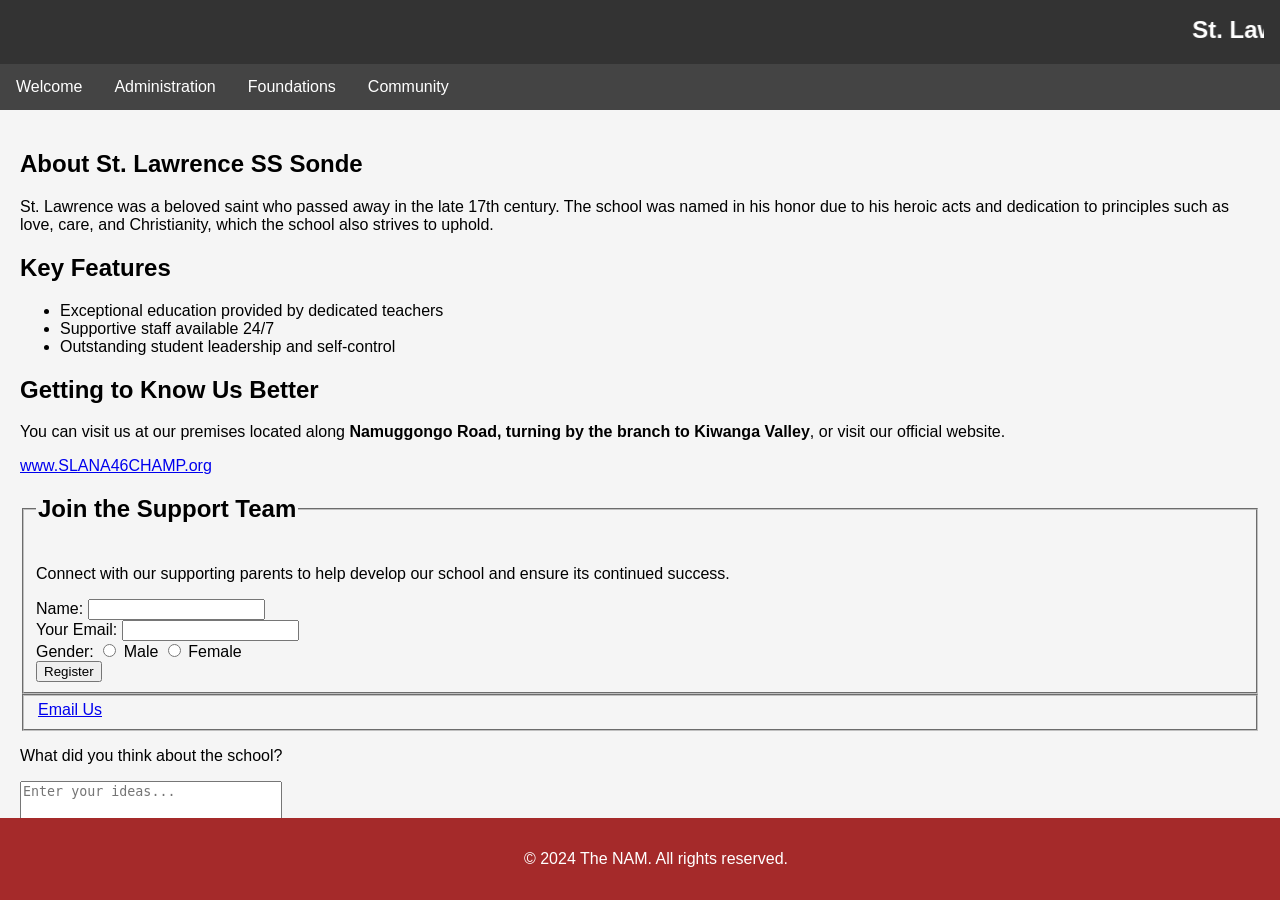
<file: index.HTML>
<!DOCTYPE html>
<html lang="en">

<head>
    <meta charset="UTF-8">
    <meta name="viewport" content="width=device-width, initial-scale=1.0">
    <title>St. Lawrence SS Sonde Nammugongo</title>
    <style>
        body {
            font-family: Arial, sans-serif;
            margin: 0;
            padding: 0;
            background-color: #f5f5f5;
        }

        header {
            background-color: #333;
            color: white;
            text-align: center;
            padding: 1em;
        }

        nav {
            background-color: #444;
            overflow: hidden;
        }

        nav a {
            float: left;
            display: block;
            color: white;
            text-align: center;
            padding: 14px 16px;
            text-decoration: none;
        }

        nav a:hover {
            background-color: #ddd;
            color: black;
        }

        main {
            padding: 20px;
        }

        footer {
            background-color: brown;
            color: white;
            text-align: center;
            padding: 1em;
            position: fixed;
            bottom: 0;
            width: 100%;
        }

        marquee {
            font-size: 1.5em;
            font-weight: bold;
            color: white;
        }
    </style>
</head>

<body>

    <header>
        <marquee>St. Lawrence SS Sonde Nammugongo</marquee>
    </header>

    <nav>
        <a href="welcome.html">Welcome</a>
        <a href="home/Administration.html">Administration</a>
        <a href="home/Foundations.html">Foundations</a>
        <a href="home/Community.html">Community</a>
    </nav>

    <main>
        <section id="home">
            <h2>About St. Lawrence SS Sonde</h2>
            <p>St. Lawrence was a beloved saint who passed away in the late 17th century. The school was named in his honor due to his heroic acts and dedication to principles such as love, care, and Christianity, which the school also strives to uphold.</p>
        </section>

        <section id="features">
            <h2>Key Features</h2>
            <ul>
                <li>Exceptional education provided by dedicated teachers</li>
                <li>Supportive staff available 24/7</li>
                <li>Outstanding student leadership and self-control</li>
            </ul>
        </section>

        <section id="visit">
            <h2>Getting to Know Us Better</h2>
            <p>You can visit us at our premises located along <strong>Namuggongo Road, turning by the branch to Kiwanga Valley</strong>, or visit our official website.</p>
            <a href="https://www.SLANA46CHAMP.org/home/" target="_blank">www.SLANA46CHAMP.org</a>
        </section>

        <section id="administration">
            <fieldset>
                <legend><h2>Join the Support Team</h2></legend>
                <p>Connect with our supporting parents to help develop our school and ensure its continued success.</p>
                <form action="post.php" method="post">
                    <div>
                        <label for="name">Name:</label>
                        <input type="text" id="name" name="name" required />
                    </div>
                    <div>
                        <label for="email">Your Email:</label>
                        <input type="email" id="email" name="email" required />
                    </div>
                    <div>
                        <span>Gender:</span>
                        <input type="radio" name="gender" id="male" value="M" />
                        <label for="male">Male</label>
                        <input type="radio" name="gender" id="female" value="F" />
                        <label for="female">Female</label>
                    </div>
                    <div>
                        <input type="submit" value="Register" />
                    </div>
                </form>
            </fieldset>
            <fieldset>
                <a href="mailto:Kingstonbrany@gmail.com"><legend>Email Us</legend></a>
            </fieldset>
        </section>

        <section id="feedback">
            <form action="http://www.SLANA46CHAMP.org/comments.php">
                <p>What did you think about the school?</p>
                <textarea name="comments" cols="30" rows="4" placeholder="Enter your ideas..."></textarea>
                <div>
                    <input type="submit" value="Submit Feedback" />
                </div>
            </form>
        </section>
    </main>

    <footer>
        <p>&copy; 2024 The NAM. All rights reserved.</p>
    </footer>

</body>

</html>
</file>
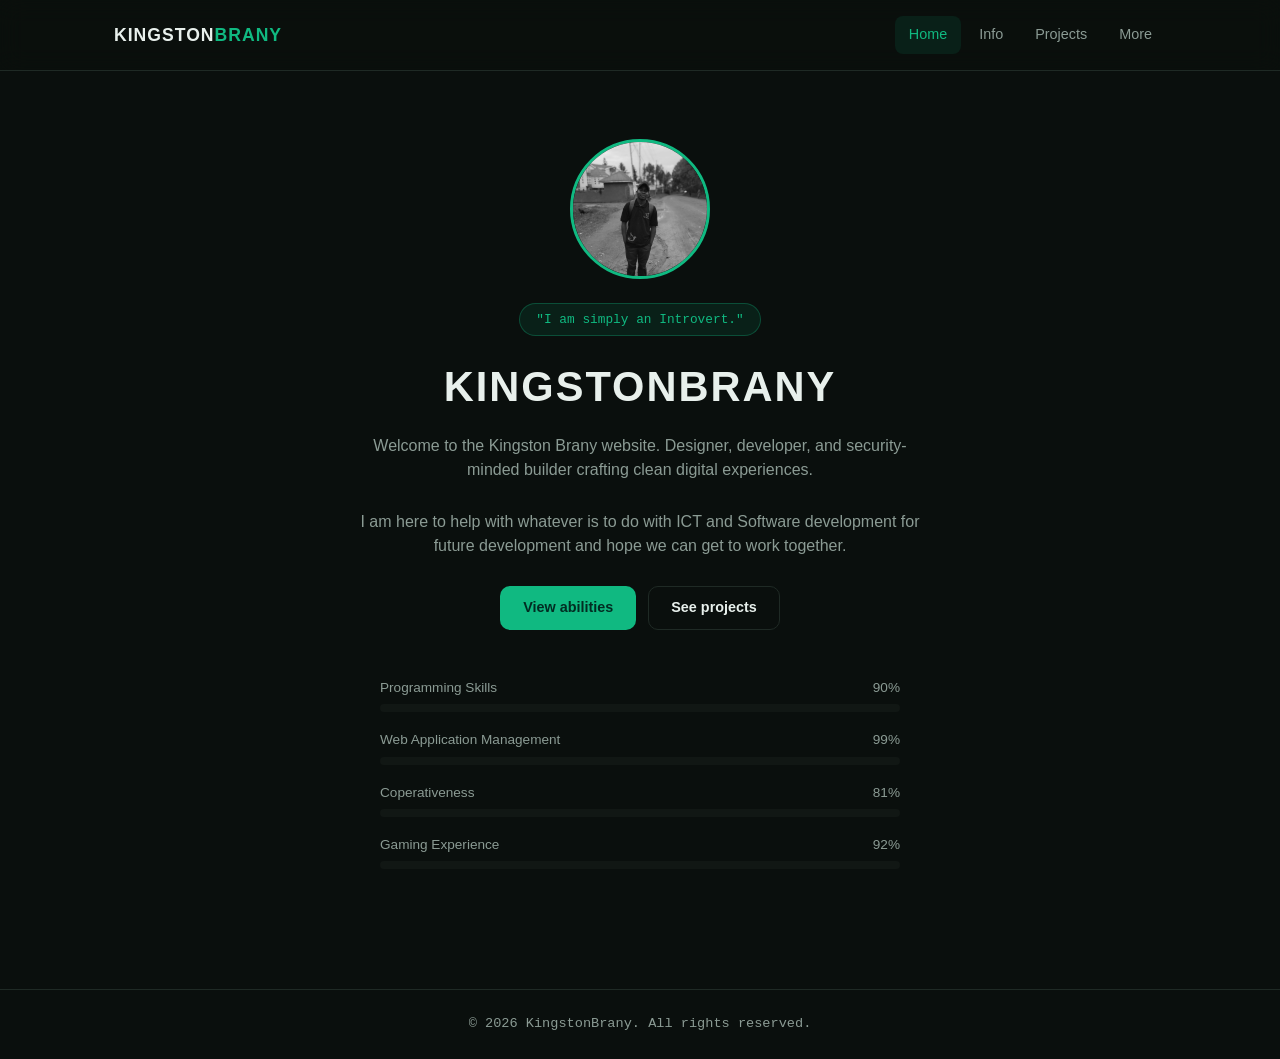
<file: index.html>
<!DOCTYPE html>
<html lang="en">
<head>
  <meta charset="UTF-8" />
  <meta name="viewport" content="width=device-width, initial-scale=1.0" />
  <title>Kingston Brany - Web Developer & Programmer | Portfolio</title>
  <link rel="stylesheet" href="css/style.css" />
  <link rel="icon" type="image/jpg" href="./ig2.jpg">
  
  <!-- SEO Meta Tags -->
  <meta name="description" content="Kingston Brany is an aspiring computer programmer and web application designer. Experienced in HTML, CSS, JavaScript, SQL programming, cybersecurity, and web design. View projects and abilities.">
  <meta name="keywords" content="Kingston Brany, web developer, programmer, web designer, HTML, CSS, JavaScript, SQL, cybersecurity, portfolio, kingstonbrany">
  <meta name="author" content="Kingston Brany">
  <meta name="robots" content="index, follow">
  <meta name="language" content="English">
  
  <!-- Open Graph Tags (Social Media) -->
  <meta property="og:title" content="Kingston Brany - Web Developer & Programmer">
  <meta property="og:description" content="Portfolio of Kingston Brany, a web developer and programmer specializing in web applications and cybersecurity.">
  <meta property="og:type" content="website">
  <meta property="og:url" content="https://kingstonbrany.site/">
  <meta property="og:image" content="https://kingstonbrany.site/img2.jpg">
  
  <!-- Twitter Tags -->
  <meta name="twitter:card" content="summary_large_image">
  <meta name="twitter:title" content="Kingston Brany - Web Developer">
  <meta name="twitter:description" content="Explore my portfolio and projects">
  <meta name="twitter:image" content="https://kingstonbrany.site/img2.jpg">
  
  <!-- Canonical URL -->
  <link rel="canonical" href="https://kingstonbrany.site/">
  
  <!-- JSON-LD Structured Data -->
  <script type="application/ld+json">
  {
    "@context": "https://schema.org/",
    "@type": "Person",
    "name": "Kingston Brany",
    "url": "https://kingstonbrany.site/",
    "image": "https://kingstonbrany.site/img2.jpg",
    "description": "Web Developer and Programmer",
    "jobTitle": "Computer Programmer",
    "worksFor": {
      "@type": "Organization",
      "name": "Self-Employed"
    }
  }
  </script>
</head>
<body>

  <!-- Navigation (hardcoded so it always shows, even if JS fails) -->
  <nav class="nav">
    <div class="nav-inner">
      <a href="login.html" class="brand">KINGSTON<span>BRANY</span></a>
      <div class="nav-links">
        <a href="index.html" class="nav-link" data-page="index">Home</a>
        <a href="info.html" class="nav-link" data-page="info">Info</a>
        <a href="projects.html" class="nav-link" data-page="projects">Projects</a>
        <a href="more.html" class="nav-link" data-page="more">More</a>
        <a href="admin.html" class="nav-link admin-link" data-page="admin" hidden>Admin</a>
      </div>
    </div>
  </nav>

  <main class="page">
    <div class="hero">
      <div class="profile-frame" id="profile-frame">
        <img src='./img2.jpg' id="profile-pic-img" alt="Kingston Brany" />
        <div class="profile-placeholder" id="profile-placeholder">
          <span>&#128247;</span>
          <small>Photo appears once set in Admin</small>
        </div>
      </div>
      <span class="hero-badge">"I am simply an Introvert."</span>
      <h1>KINGSTONBRANY</h1>
      <p class="tagline">Welcome to the Kingston Brany website. Designer, developer, and security-minded builder crafting clean digital experiences.</p>
      <p class="tagline">I am here to help with whatever is to do with ICT and Software development for future development and hope we can get to work together.</p>
      <p></p>

      <div class="cta">
        <a href="info.html" class="btn btn-primary">View abilities</a>
        <a href="projects.html" class="btn btn-ghost">See projects</a>
      </div>
      <div class="stats-block">
        <div class="stat-row">
          <div class="stat-label"><span>Programming Skills</span><span>90%</span></div>
          <div class="stat-bar"><div class="stat-fill" data-target="90"></div></div>
        </div>
        <div class="stat-row">
          <div class="stat-label"><span>Web Application Management</span><span>99%</span></div>
          <div class="stat-bar"><div class="stat-fill" data-target="99"></div></div>
        </div>
        <div class="stat-row">
          <div class="stat-label"><span>Coperativeness</span><span>81%</span></div>
          <div class="stat-bar"><div class="stat-fill" data-target="81"></div></div>
        </div>
        <div class="stat-row">
          <div class="stat-label"><span>Gaming Experience</span><span>92%</span></div>
          <div class="stat-bar"><div class="stat-fill" data-target="92"></div></div>
        </div>
      </div>
    </div>
  </main>

  <!-- Footer (hardcoded too) -->
  <footer class="footer">
    <p>&copy; <span id="year"></span> KingstonBrany. All rights reserved.</p>
  </footer>

  <!-- Supabase library from CDN -->

  <!-- Shared helpers (auth, nav highlighting) -->
  <script src="js/config.js"></script>
  <!-- Home page logic -->
  <script src="js/home.js"></script>
</body>
</html>
</file>
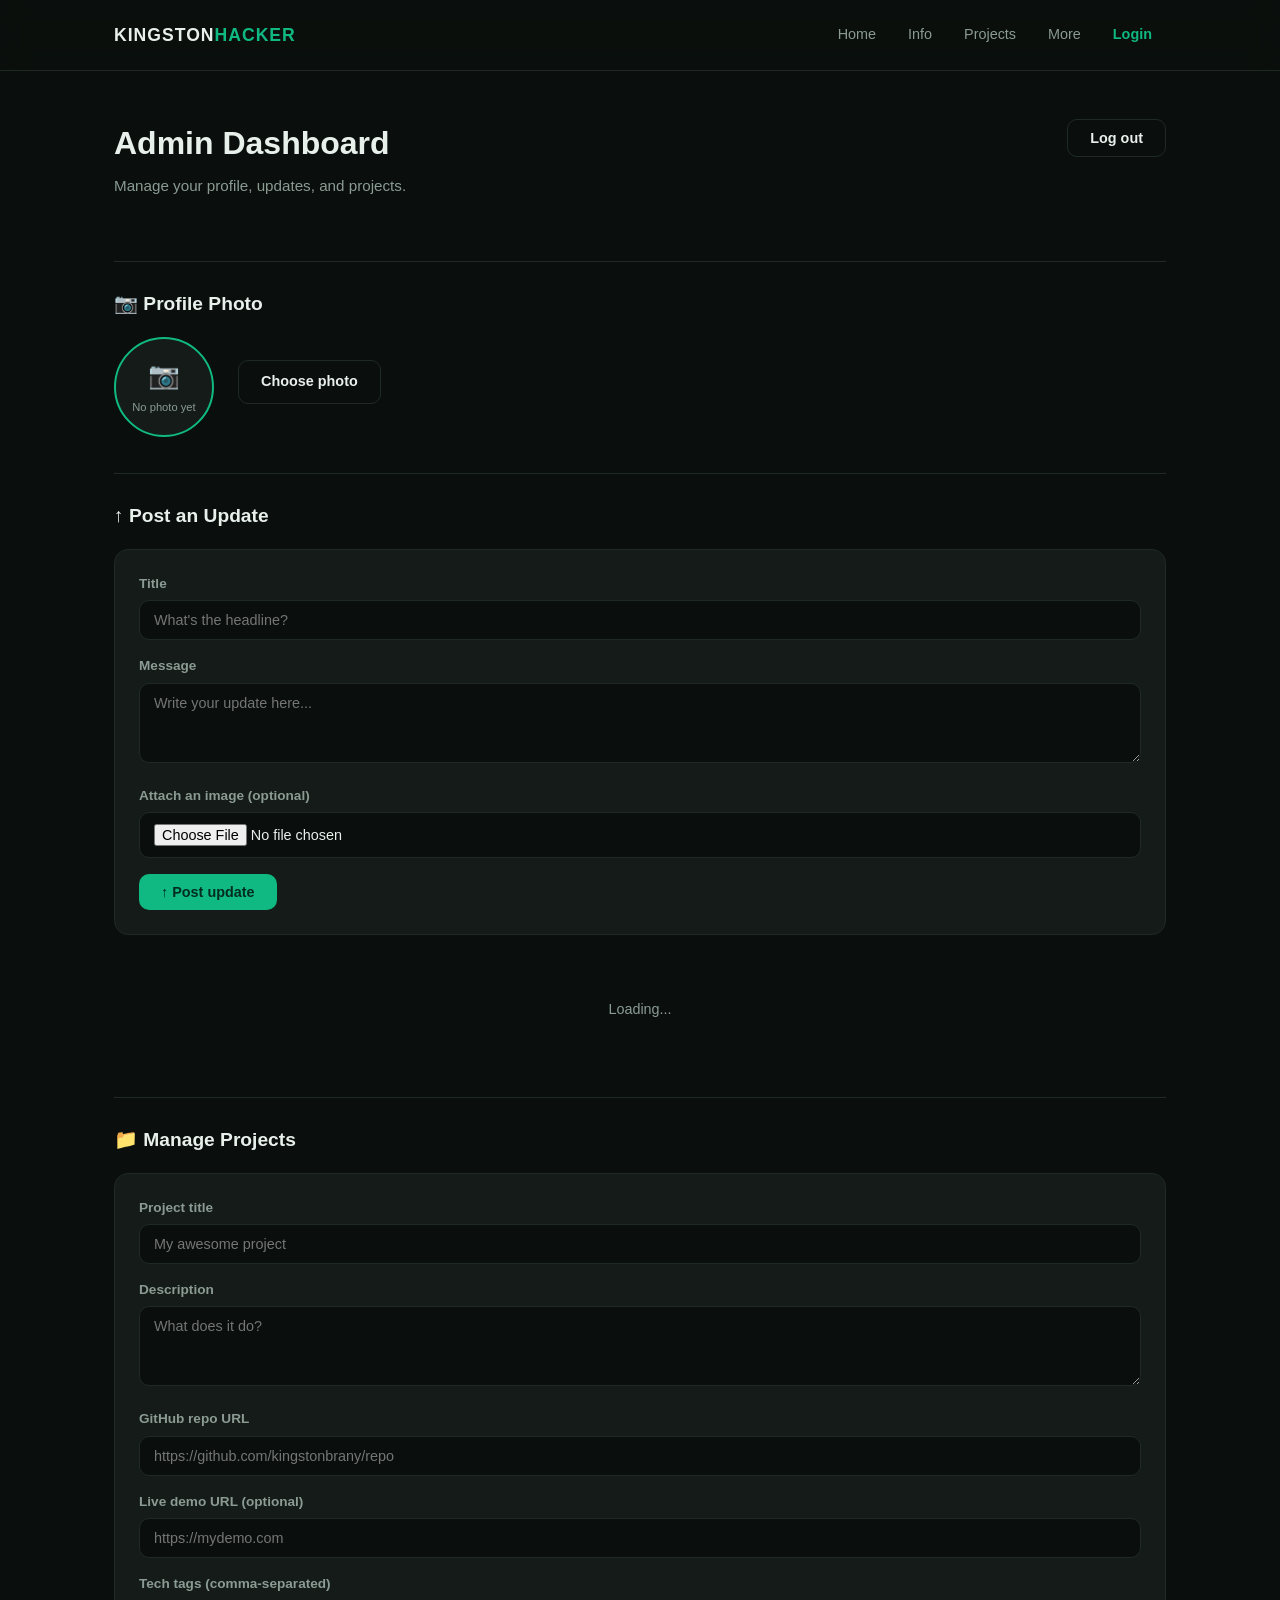
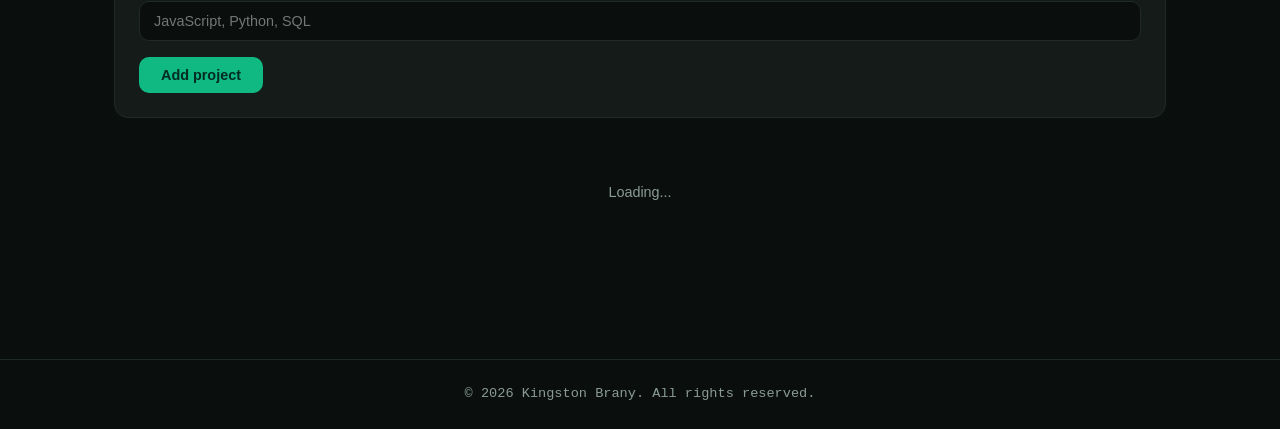
<file: admin.html>
<!DOCTYPE html>
<html lang="en">
<head>
  <meta charset="UTF-8" />
  <meta name="viewport" content="width=device-width, initial-scale=1.0" />
  <title>Kingston Hacker — Admin</title>
  <link rel="icon" type="image/jpg" href="./images/hacker.jpg">
  <link rel="stylesheet" href="css/style.css" />
</head>
<body>

  <nav class="nav">
    <div class="nav-inner">
      <a href="index.html" class="brand">KINGSTON<span>HACKER</span></a>
      <div class="nav-links">
        <a href="index.html" class="nav-link" data-page="index">Home</a>
        <a href="info.html" class="nav-link" data-page="info">Info</a>
        <a href="projects.html" class="nav-link" data-page="projects">Projects</a>
        <a href="more.html" class="nav-link" data-page="more">More</a>
        <a href="admin.html" class="nav-link admin-link" data-page="admin" hidden>Admin</a>
        <a href="login.html" class="nav-link login-link" data-page="login">Login</a>
      </div>
    </div>
  </nav>

  <main class="page">
    <div class="admin-header">
      <div>
        <h1 class="page-title">Admin Dashboard</h1>
        <p class="page-sub">Manage your profile, updates, and projects.</p>
      </div>
      <button class="btn btn-ghost" id="logout-btn">Log out</button>
    </div>

    <!-- Profile photo section -->
    <div class="admin-section">
      <h2 class="admin-section-title">&#128247; Profile Photo</h2>
      <div class="admin-profile-row">
        <div class="profile-frame profile-frame-sm" id="admin-profile-frame">
          <img id="admin-profile-img" alt="Profile" style="display:none;" />
          <div class="profile-placeholder" id="admin-profile-placeholder">
            <span>&#128247;</span>
            <small>No photo yet</small>
          </div>
        </div>
        <div class="admin-profile-controls">
          <label class="btn btn-ghost" for="admin-profile-file">Choose photo</label>
          <input id="admin-profile-file" type="file" accept="image/png,image/jpeg,image/webp" hidden />
          <span class="upload-msg" id="admin-profile-msg"></span>
        </div>
      </div>
    </div>

    <!-- Post an update section -->
    <div class="admin-section">
      <h2 class="admin-section-title">&#8593; Post an Update</h2>
      <div class="upload-card">
        <div class="field">
          <label for="up-title">Title</label>
          <input id="up-title" type="text" placeholder="What's the headline?" maxlength="120" />
        </div>
        <div class="field">
          <label for="up-body">Message</label>
          <textarea id="up-body" placeholder="Write your update here..." maxlength="1000"></textarea>
        </div>
        <div class="field">
          <label for="up-image">Attach an image (optional)</label>
          <input id="up-image" type="file" accept="image/png,image/jpeg,image/webp,image/gif" class="file-input" />
          <div class="image-preview" id="up-preview" hidden>
            <img id="up-preview-img" alt="Preview" />
            <button class="remove-img" id="up-remove-img" type="button">Remove</button>
          </div>
        </div>
        <div class="upload-actions">
          <button class="btn-upload" id="up-submit">&#8593; Post update</button>
          <span class="upload-msg" id="up-msg"></span>
        </div>
      </div>
      <div class="feed" id="feed">
        <div class="feed-loading">Loading...</div>
      </div>
    </div>

    <!-- Manage projects section -->
    <div class="admin-section">
      <h2 class="admin-section-title">&#128193; Manage Projects</h2>
      <div class="upload-card">
        <div class="field">
          <label for="proj-title">Project title</label>
          <input id="proj-title" type="text" placeholder="My awesome project" maxlength="120" />
        </div>
        <div class="field">
          <label for="proj-desc">Description</label>
          <textarea id="proj-desc" placeholder="What does it do?" maxlength="500"></textarea>
        </div>
        <div class="field">
          <label for="proj-repo">GitHub repo URL</label>
          <input id="proj-repo" type="url" placeholder="https://github.com/kingstonbrany/repo" />
        </div>
        <div class="field">
          <label for="proj-demo">Live demo URL (optional)</label>
          <input id="proj-demo" type="url" placeholder="https://mydemo.com" />
        </div>
        <div class="field">
          <label for="proj-tags">Tech tags (comma-separated)</label>
          <input id="proj-tags" type="text" placeholder="JavaScript, Python, SQL" />
        </div>
        <div class="upload-actions">
          <button class="btn-upload" id="proj-submit">Add project</button>
          <span class="upload-msg" id="proj-msg"></span>
        </div>
      </div>
      <div class="feed" id="projects-admin-list">
        <div class="feed-loading">Loading...</div>
      </div>
    </div>
  </main>

  <footer class="footer">
    <p>&copy; <span id="year"></span> Kingston Brany. All rights reserved.</p>
  </footer>


  <script src="js/config.js"></script>
  <script src="js/admin.js"></script>
</body>
</html>
</file>
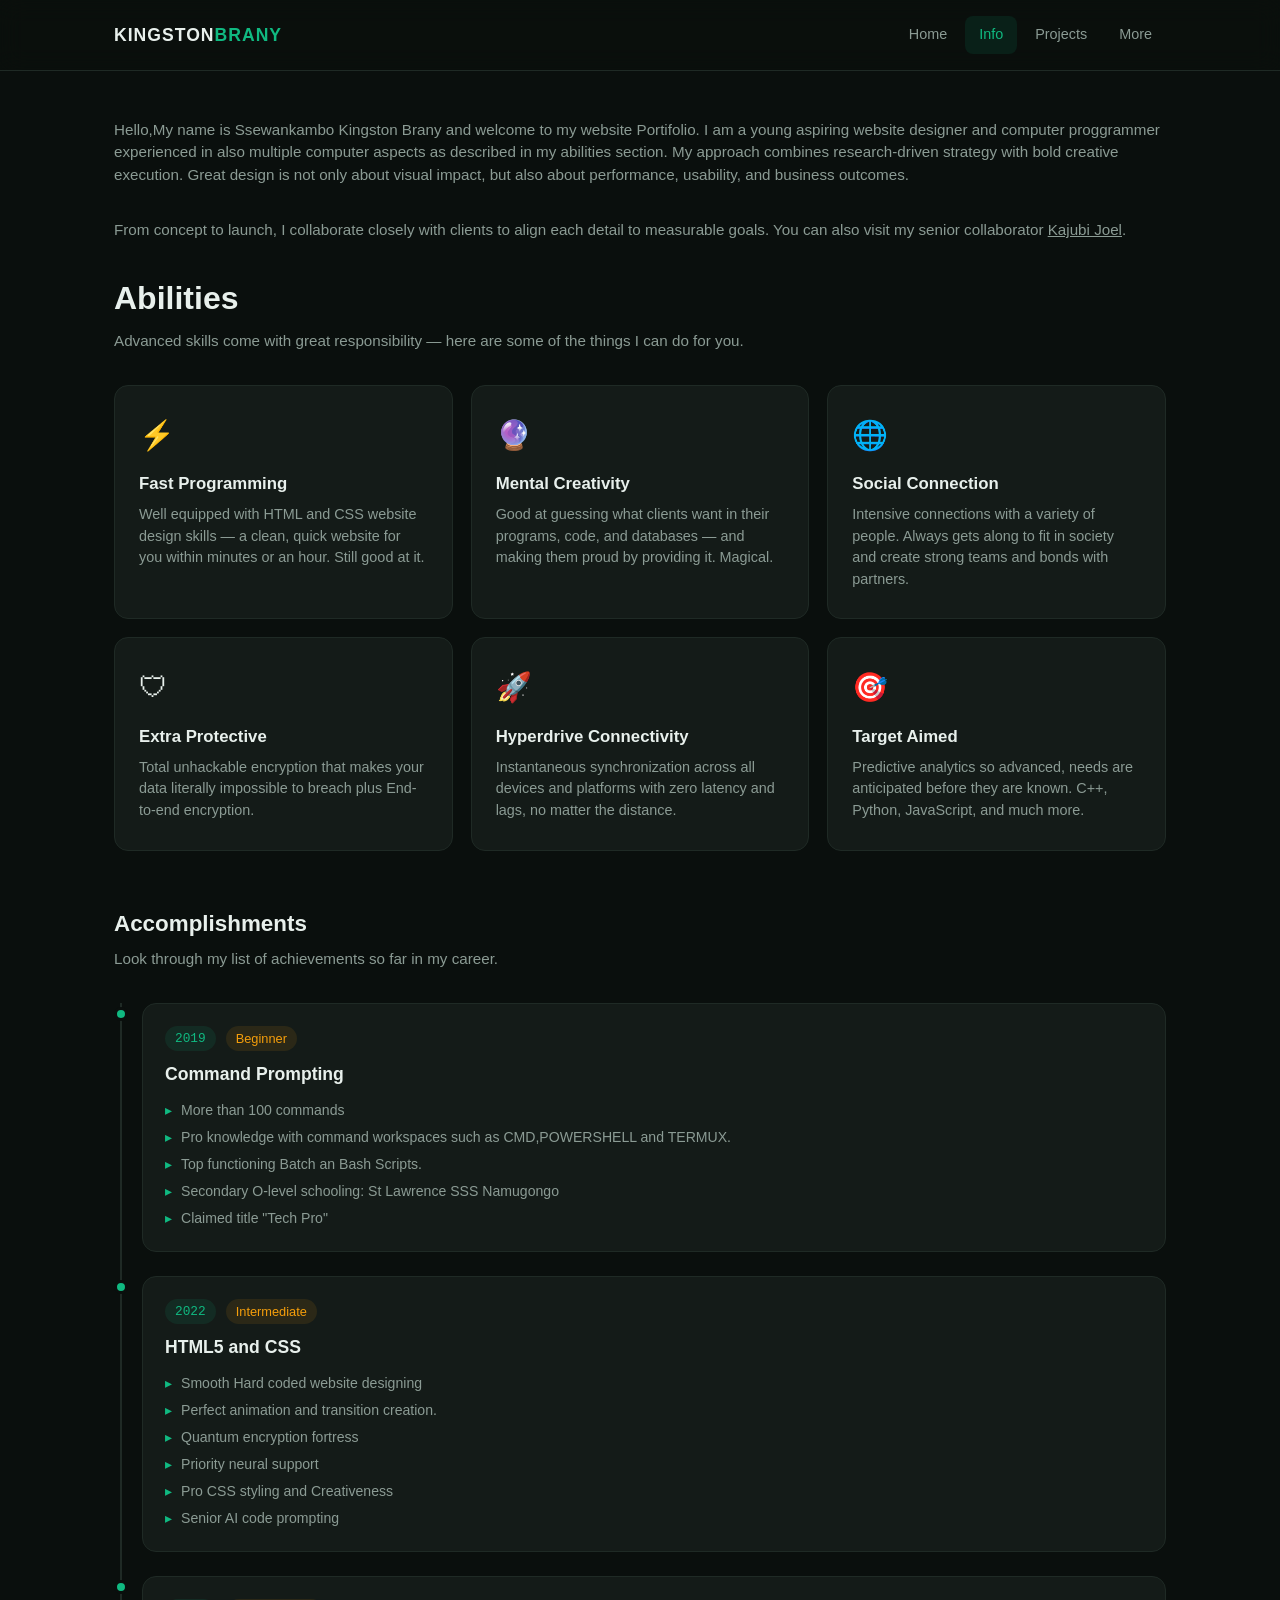
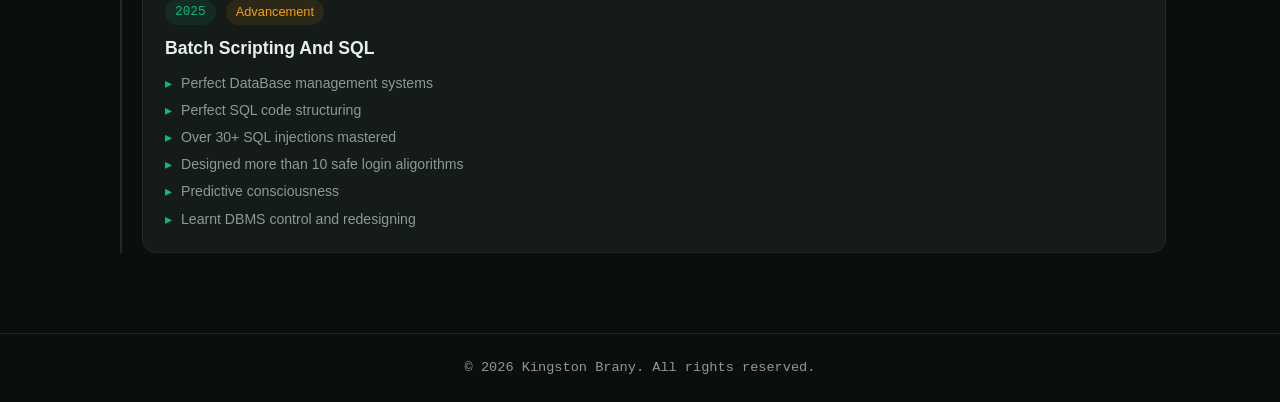
<file: info.html>
<!DOCTYPE html>
<html lang="en">
<head>
  <meta charset="UTF-8" />
  <meta name="viewport" content="width=device-width, initial-scale=1.0" />
  <title>KingstonBrany — Home</title>
<link rel="icon" type="image/jpg" href="./images/hacker.jpg">
  <link rel="stylesheet" href="css/style.css" />

</head>
<body>

  <!-- Navigation (hardcoded so it always shows, even if JS fails) -->
  <nav class="nav">
    <div class="nav-inner">
      <a href="login.html" class="brand">KINGSTON<span>BRANY</span></a>
      <div class="nav-links">
        <a href="index.html" class="nav-link" data-page="index">Home</a>
        <a href="info.html" class="nav-link" data-page="info">Info</a>
        <a href="projects.html" class="nav-link" data-page="projects">Projects</a>
        <a href="more.html" class="nav-link" data-page="more">More</a>
        <a href="admin.html" class="nav-link admin-link" data-page="admin" hidden>Admin</a>
      </div>
    </div>
  </nav>

  <main class="page">
    <p class="page-sub">Hello,My name is Ssewankambo Kingston Brany and welcome to my website Portifolio. I am a young aspiring website designer and computer proggrammer experienced in also multiple computer aspects as described in my abilities section. My approach combines research-driven strategy with bold creative execution. Great design is not only about visual impact, but also about performance, usability, and business outcomes.</p>
          <p class="page-sub">From concept to launch, I collaborate closely with clients to align each detail to measurable goals. You can also visit my senior collaborator <a href="https://joelkajubi.site" target="_blank" rel="noopener"><u>Kajubi Joel</u></a>.</p>
    <h1 class="page-title">Abilities</h1>
    <p class="page-sub">Advanced skills come with great responsibility — here are some of the things I can do for you.</p>

    <div class="abilities">
      <div class="ability">
        <div class="icon">&#9889;</div>
        <h3>Fast Programming</h3>
        <p>Well equipped with HTML and CSS website design skills — a clean, quick website for you within minutes or an hour. Still good at it.</p>
      </div>
      <div class="ability">
        <div class="icon">&#128302;</div>
        <h3>Mental Creativity</h3>
        <p>Good at guessing what clients want in their programs, code, and databases — and making them proud by providing it. Magical.</p>
      </div>
      <div class="ability">
        <div class="icon">&#127760;</div>
        <h3>Social Connection</h3>
        <p>Intensive connections with a variety of people. Always gets along to fit in society and create strong teams and bonds with partners.</p>
      </div>
      <div class="ability">
        <div class="icon">&#128737;</div>
        <h3>Extra Protective</h3>
        <p>Total unhackable encryption that makes your data literally impossible to breach plus End-to-end encryption.</p>
      </div>
      <div class="ability">
        <div class="icon">&#128640;</div>
        <h3>Hyperdrive Connectivity</h3>
        <p>Instantaneous synchronization across all devices and platforms with zero latency and lags, no matter the distance.</p>
      </div>
      <div class="ability">
        <div class="icon">&#127919;</div>
        <h3>Target Aimed</h3>
        <p>Predictive analytics so advanced, needs are anticipated before they are known. C++, Python, JavaScript, and much more.</p>
      </div>
    </div>

    <h2 class="section-heading">Accomplishments</h2>
    <p class="page-sub">Look through my list of achievements so far in my career.</p>

    <div class="timeline">
      <div class="timeline-item">
        <div class="timeline-dot"></div>
        <div class="timeline-card">
          <div class="timeline-meta">
            <span class="timeline-year">2019</span>
            <span class="timeline-level">Beginner</span>
          </div>
          <h3>Command Prompting</h3>
          <ul>
            <li>More than 100 commands</li>
            <li>Pro knowledge with command workspaces such as CMD,POWERSHELL and TERMUX.</li>
            <li>Top functioning Batch an Bash Scripts.</li>
            <li>Secondary O-level schooling: St Lawrence SSS Namugongo</li>
            <li>Claimed title "Tech Pro"</li>
          </ul>
        </div>
      </div>
      <div class="timeline-item">
        <div class="timeline-dot"></div>
        <div class="timeline-card">
          <div class="timeline-meta">
            <span class="timeline-year">2022</span>
            <span class="timeline-level">Intermediate</span>
          </div>
          <h3>HTML5 and CSS</h3>
          <ul>
            <li>Smooth Hard coded website designing</li>
            <li>Perfect animation and transition creation.</li>
            <li>Quantum encryption fortress</li>
            <li>Priority neural support</li>
            <li>Pro CSS styling and Creativeness</li>
            <li>Senior AI code prompting</li>
          </ul>
        </div>
      </div>
      <div class="timeline-item">
        <div class="timeline-dot"></div>
        <div class="timeline-card">
          <div class="timeline-meta">
            <span class="timeline-year">2025</span>
            <span class="timeline-level">Advancement</span>
          </div>
          <h3>Batch Scripting And SQL</h3>
          <ul>
            <li>Perfect DataBase management systems</li>
            <li>Perfect SQL code structuring</li>
            <li>Over 30+ SQL injections mastered</li>
            <li>Designed more than 10 safe login aligorithms</li>
            <li>Predictive consciousness</li>
            <li>Learnt DBMS control and redesigning</li>
          </ul>
        </div>
      </div>
    </div>
  </main>

  <footer class="footer">
    <p>&copy; <span id="year"></span> Kingston Brany. All rights reserved.</p>
  </footer>


  <script src="js/config.js"></script>
</body>
</html>
</file>
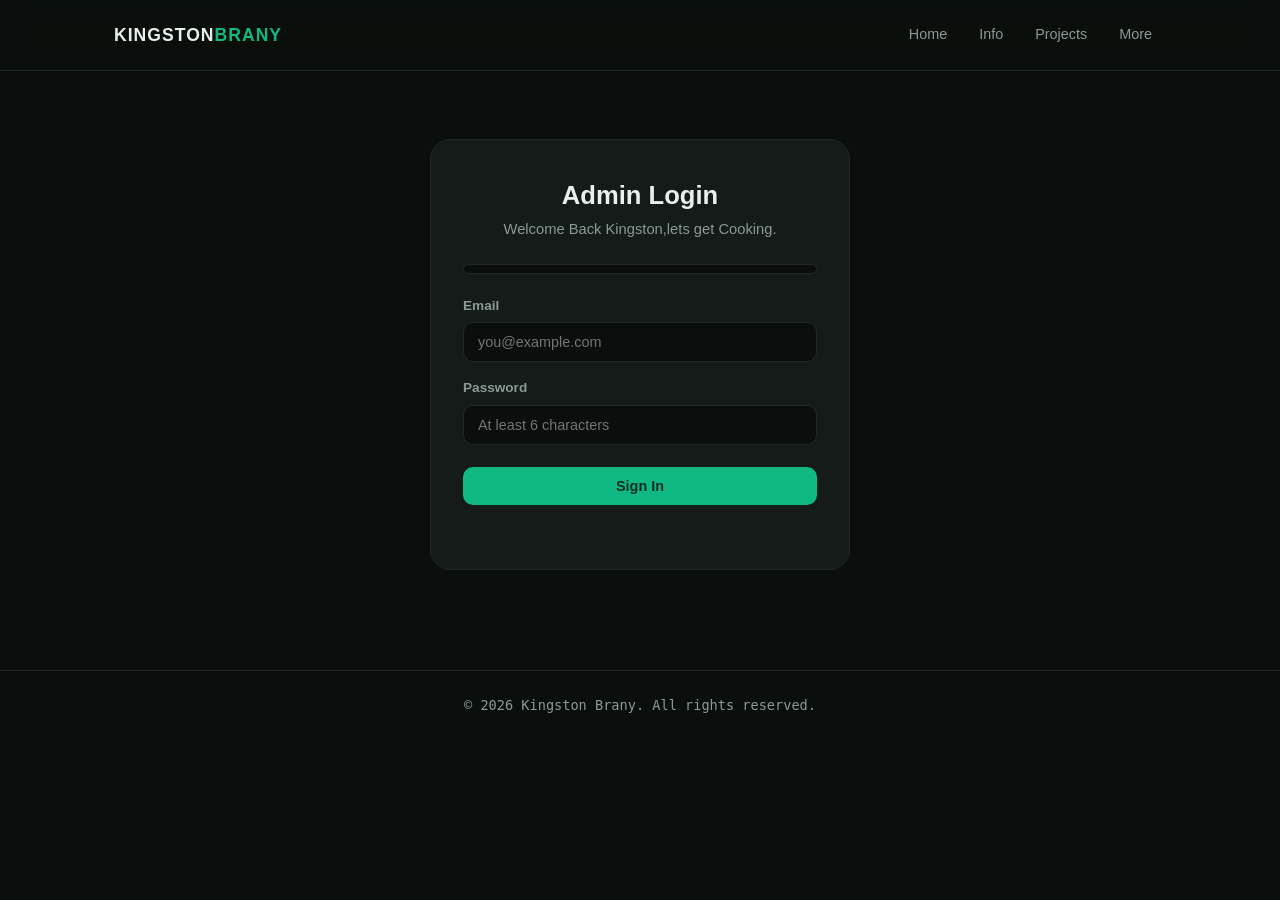
<file: login.html>
<!DOCTYPE html>
<html lang="en">
<head>
  <meta charset="UTF-8" />
  <meta name="viewport" content="width=device-width, initial-scale=1.0" />
  <title>KingstonBrany — Home</title>
  <link rel="icon" type="image/jpg" href="./images/hacker.jpg">
  <link rel="stylesheet" href="css/style.css" />
</head>
<body>

  <!-- Navigation (hardcoded so it always shows, even if JS fails) -->
  <nav class="nav">
    <div class="nav-inner">
      <a href="login.html" class="brand">KINGSTON<span>BRANY</span></a>
      <div class="nav-links">
        <a href="index.html" class="nav-link" data-page="index">Home</a>
        <a href="info.html" class="nav-link" data-page="info">Info</a>
        <a href="projects.html" class="nav-link" data-page="projects">Projects</a>
        <a href="more.html" class="nav-link" data-page="more">More</a>
        <a href="admin.html" class="nav-link admin-link" data-page="admin" hidden>Admin</a>
      </div>
    </div>
  </nav>

  <main class="page">
    <div class="auth-card">
      <h1 class="auth-title">Admin Login</h1>
      <p class="auth-sub">Welcome Back Kingston,lets get Cooking.</p>

      <div class="auth-tabs">
        
        
      </div>

      <form id="auth-form" class="auth-form">
        <div class="field">
          <label for="auth-email">Email</label>
          <input id="auth-email" type="email" placeholder="you@example.com" required />
        </div>
        <div class="field">
          <label for="auth-pass">Password</label>
          <input id="auth-pass" type="password" placeholder="At least 6 characters" required />
        </div>
        <button type="submit" class="btn btn-primary auth-submit" id="auth-submit">Sign In</button>
        <span class="auth-msg" id="auth-msg"></span>
      </form>
    </div>
  </main>

  <footer class="footer">
    <p>&copy; <span id="year"></span> Kingston Brany. All rights reserved.</p>
  </footer>


  <script src="js/config.js"></script>
  <script src="js/login.js"></script>
</body>
</html>
</file>
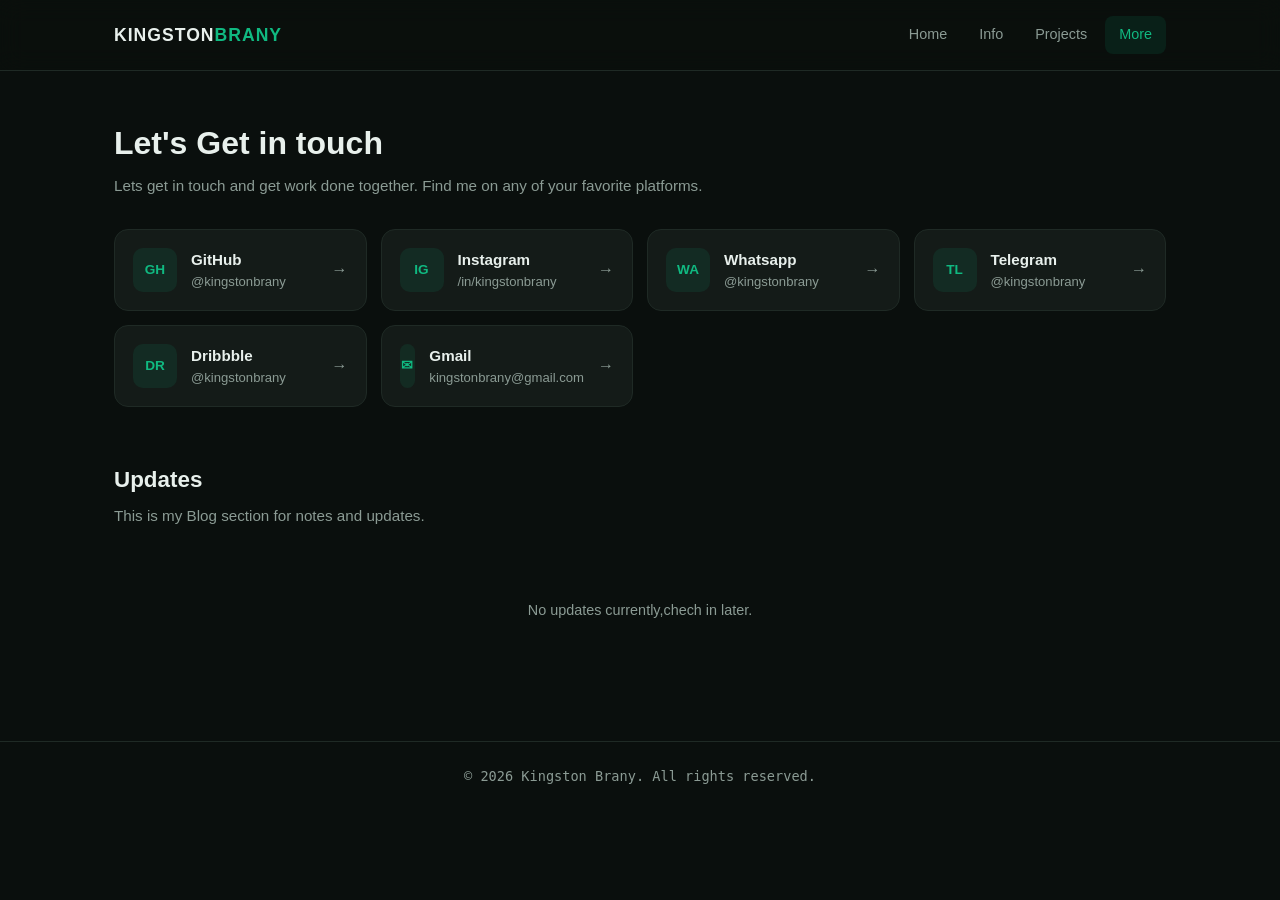
<file: more.html>
<!DOCTYPE html>
<html lang="en">
<head>
  <meta charset="UTF-8" />
  <meta name="viewport" content="width=device-width, initial-scale=1.0" />
  <title>KingstonBrany — Home</title>
  <link rel="icon" type="image/jpg" href="./images/hacker.jpg">
  <link rel="stylesheet" href="css/style.css" />
</head>
<body>

  <!-- Navigation (hardcoded so it always shows, even if JS fails) -->
  <nav class="nav">
    <div class="nav-inner">
      <a href="login.html" class="brand">KINGSTON<span>BRANY</span></a>
      <div class="nav-links">
        <a href="index.html" class="nav-link" data-page="index">Home</a>
        <a href="info.html" class="nav-link" data-page="info">Info</a>
        <a href="projects.html" class="nav-link" data-page="projects">Projects</a>
        <a href="more.html" class="nav-link" data-page="more">More</a>
        <a href="admin.html" class="nav-link admin-link" data-page="admin" hidden>Admin</a>
      </div>
    </div>
  </nav>

  <main class="page">
    <h1 class="page-title">Let's Get in touch</h1>
    <p class="page-sub">Lets get in touch and get work done together. Find me on any of your favorite platforms.</p>

    <div class="socials">
      <a class="social" href="https://github.com" target="_blank" rel="noopener">
        <div class="icon">GH</div>
        <div class="meta"><div class="name">GitHub</div><div class="handle">@kingstonbrany</div></div>
        <span class="arrow">&rarr;</span>
      </a>
      <a class="social" href="https://www.instagram.com/k.i.n.g.s.t.o.n.a/" target="_blank">
        <div class="icon">IG</div>
        <div class="meta"><div class="name">Instagram</div><div class="handle">/in/kingstonbrany</div></div>
        <span class="arrow">&rarr;</span>
      </a>
      <a class="social" href="https://wa.me/256745833764" target="_blank">
        <div class="icon">WA</div>
        <div class="meta"><div class="name">Whatsapp</div><div class="handle">@kingstonbrany</div></div>
        <span class="arrow">&rarr;</span>
      </a>
      <a class="social" href="https://t.me/kingstonbrany" target="_blank">
        <div class="icon">TL</div>
        <div class="meta"><div class="name">Telegram</div><div class="handle">@kingstonbrany</div></div>
        <span class="arrow">&rarr;</span>
      </a>
      <a class="social" href="https://dribbble.com" target="_blank" rel="noopener">
        <div class="icon">DR</div>
        <div class="meta"><div class="name">Dribbble</div><div class="handle">@kingstonbrany</div></div>
        <span class="arrow">&rarr;</span>
      </a>
      <a class="social" href="mailto:kingstonbrany@gmail.com?subject=Contact%20from%20KingstonBrany%20Website&amp;body=Hello%20KingstonBrany%2C%20I%20would%20like%20to%20get%20in%20touch%20with%20you.">
        <div class="icon">&#9993;</div>
        <div class="meta"><div class="name">Gmail</div><div class="handle">kingstonbrany@gmail.com</div></div>
        <span class="arrow">&rarr;</span>
      </a>
    </div>

    <h2 class="section-heading">Updates</h2>
    <p class="page-sub">This is my Blog section for notes and updates.</p>
    <div class="feed" id="feed">
      <div class="feed-loading">No updates currently,chech in later.</div>
    </div>
  </main>

  <footer class="footer">
    <p>&copy; <span id="year"></span> Kingston Brany. All rights reserved.</p>
  </footer>


  <script src="js/config.js"></script>
  <script src="js/more.js"></script>
</body>
</html>
</file>
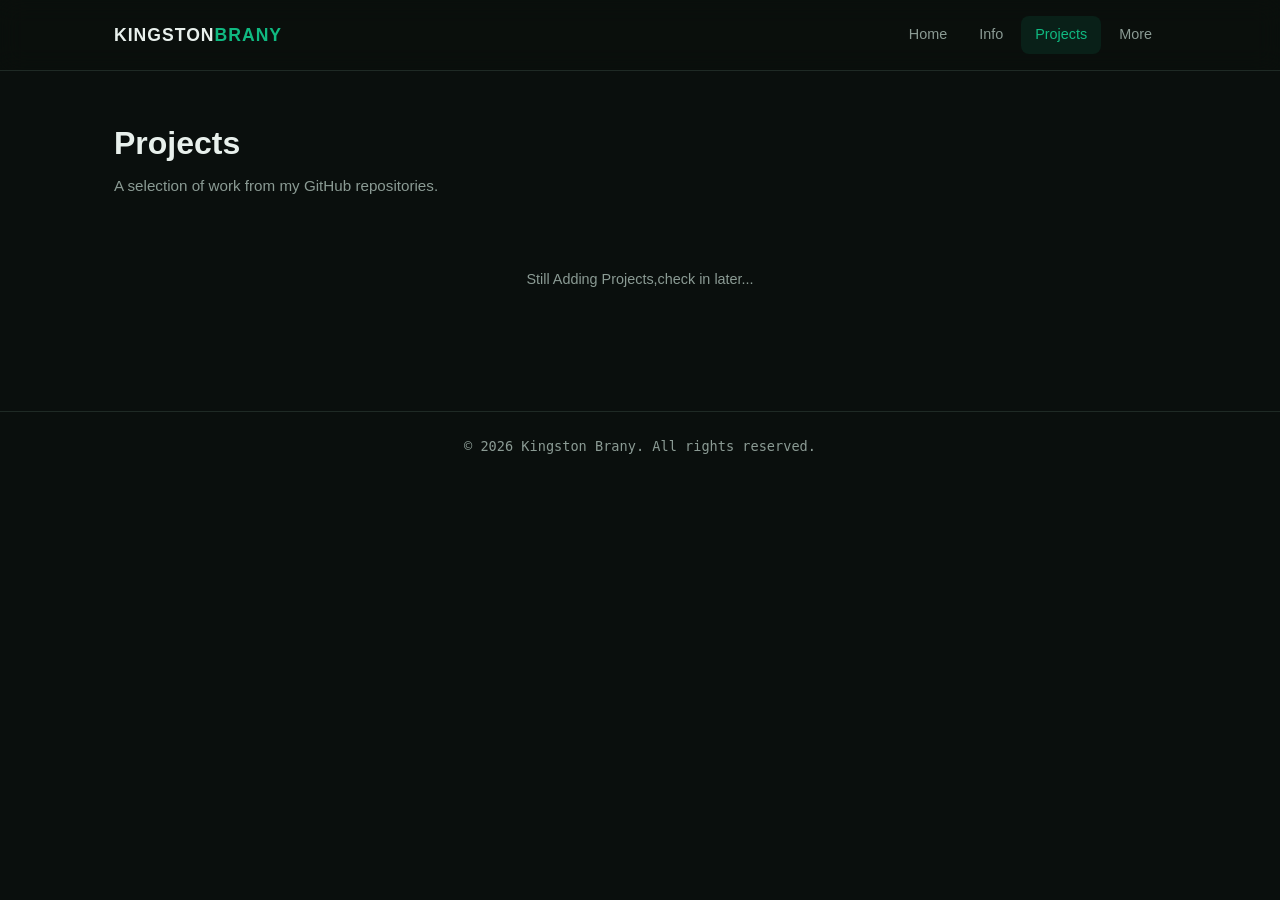
<file: projects.html>
<!DOCTYPE html>
<html lang="en">
<head>
  <meta charset="UTF-8" />
  <meta name="viewport" content="width=device-width, initial-scale=1.0" />
  <title>KingstonBrany — Home</title>
  <link rel="icon" type="image/jpg" href="./images/hacker.jpg">
  <link rel="stylesheet" href="css/style.css" />
</head>
<body>

  <!-- Navigation (hardcoded so it always shows, even if JS fails) -->
  <nav class="nav">
    <div class="nav-inner">
      <a href="login.html" class="brand">KINGSTON<span>BRANY</span></a>
      <div class="nav-links">
        <a href="index.html" class="nav-link" data-page="index">Home</a>
        <a href="info.html" class="nav-link" data-page="info">Info</a>
        <a href="projects.html" class="nav-link" data-page="projects">Projects</a>
        <a href="more.html" class="nav-link" data-page="more">More</a>
        <a href="admin.html" class="nav-link admin-link" data-page="admin" hidden>Admin</a>
      </div>
    </div>
  </nav>

  <main class="page">
    <h1 class="page-title">Projects</h1>
    <p class="page-sub">A selection of work from my GitHub repositories.</p>
    <div class="projects-grid" id="projects-grid">
      <div class="feed-loading">Still Adding Projects,check in later...</div>
    </div>
  </main>

  <footer class="footer">
    <p>&copy; <span id="year"></span> Kingston Brany. All rights reserved.</p>
  </footer>


  <script src="js/config.js"></script>
  <script src="js/projects.js"></script>
</body>
</html>
</file>
<file: css/style.css>
/* ===========================
   KINGSTON HACKER — Stylesheet
   Plain CSS, no frameworks
   =========================== */

/* ---- Design tokens (colors, fonts, spacing) ---- */
:root {
  --bg: #0a0f0d;
  --bg-soft: #111714;
  --card: #141b18;
  --border: #1f2a25;
  --text: #e8f0ec;
  --muted: #8b9b94;
  --primary: #10b981;
  --primary-dark: #047857;
  --accent: #f59e0b;
  --success: #22c55e;
  --warning: #f59e0b;
  --error: #ef4444;
  --radius: 14px;
  --max-width: 1100px;
  --font: -apple-system, BlinkMacSystemFont, 'Segoe UI', Roboto, Helvetica, Arial, sans-serif;
  --mono: 'SF Mono', 'Fira Code', 'JetBrains Mono', Consolas, monospace;
}

/* ---- Reset ---- */
* { margin: 0; padding: 0; box-sizing: border-box; }
html { scroll-behavior: smooth; }
body {
  font-family: var(--font);
  background: var(--bg);
  color: var(--text);
  line-height: 1.5;
  min-height: 100vh;
  overflow-x: hidden;
}
a { color: inherit; text-decoration: none; }
ul { list-style: none; }
img { max-width: 100%; display: block; }
button { font-family: inherit; }

/* ---- Page Transitions ---- */
@keyframes fadeIn {
  from {
    opacity: 0;
    transform: translateY(8px);
  }
  to {
    opacity: 1;
    transform: translateY(0);
  }
}

@keyframes fadeOut {
  from {
    opacity: 1;
    transform: translateY(0);
  }
  to {
    opacity: 0;
    transform: translateY(-8px);
  }
}

body.transitioning .page {
  animation: fadeOut 0.3s ease forwards;
}

body.loaded .page {
  animation: fadeIn 0.4s ease forwards;
}

nav, footer {
  animation: fadeIn 0.5s ease forwards;
}

/* ---- Navigation ---- */
.nav {
  position: sticky;
  top: 0;
  z-index: 100;
  backdrop-filter: blur(12px);
  background: rgba(10, 15, 13, 0.8);
  border-bottom: 1px solid var(--border);
}
.nav-inner {
  max-width: var(--max-width);
  margin: 0 auto;
  padding: 16px 24px;
  display: flex;
  justify-content: space-between;
  align-items: center;
  gap: 16px;
}
.brand {
  font-weight: 800;
  font-size: 1.1rem;
  letter-spacing: 1px;
  color: var(--text);
}
.brand span { color: var(--primary); }
.nav-links { display: flex; gap: 4px; flex-wrap: wrap; }
.nav-link {
  padding: 8px 14px;
  border-radius: 8px;
  font-size: 0.9rem;
  color: var(--muted);
  transition: color 0.2s ease, background 0.2s ease;
  cursor: pointer;
}
.nav-link:hover { color: var(--text); background: var(--bg-soft); }
.nav-link.active { color: var(--primary); background: rgba(16, 185, 129, 0.1); }
.admin-link { color: var(--accent); }
.login-link { color: var(--primary); font-weight: 600; }

/* ---- Layout container ---- */
.page {
  max-width: var(--max-width);
  margin: 0 auto;
  padding: 48px 24px 80px;
  animation: fadeUp 0.5s ease;
}
.page-title { font-size: 2rem; font-weight: 800; margin-bottom: 8px; }
.page-sub { color: var(--muted); font-size: 0.95rem; margin-bottom: 32px; }
.section-heading { font-size: 1.4rem; font-weight: 700; margin-top: 56px; margin-bottom: 8px; }

@keyframes fadeUp {
  from { opacity: 0; transform: translateY(12px); }
  to   { opacity: 1; transform: translateY(0); }
}

/* ---- Buttons ---- */
.btn {
  display: inline-flex;
  align-items: center;
  justify-content: center;
  padding: 10px 22px;
  border-radius: 10px;
  font-weight: 600;
  font-size: 0.9rem;
  border: 1px solid transparent;
  cursor: pointer;
  transition: transform 0.15s ease, background 0.2s ease, border-color 0.2s ease;
}
.btn:active { transform: scale(0.97); }
.btn-primary { background: var(--primary); color: #022c22; }
.btn-primary:hover { background: var(--primary-dark); }
.btn-ghost { background: transparent; color: var(--text); border-color: var(--border); }
.btn-ghost:hover { border-color: var(--primary); }

/* ---- Home / Hero ---- */
.hero { text-align: center; padding: 20px 0 40px; }
.profile-frame {
  width: 140px; height: 140px;
  margin: 0 auto 24px;
  border-radius: 50%;
  border: 3px solid var(--primary);
  overflow: hidden;
  background: var(--card);
  display: grid;
  place-items: center;
}
.profile-frame img { width: 100%; height: 100%; object-fit: cover; }
.profile-placeholder { color: var(--muted); text-align: center; }
.profile-placeholder span { font-size: 2.5rem; display: block; }
.profile-placeholder small { font-size: 0.7rem; }
.hero-badge {
  display: inline-block;
  padding: 6px 16px;
  border-radius: 999px;
  background: rgba(16, 185, 129, 0.1);
  border: 1px solid rgba(16, 185, 129, 0.3);
  color: var(--primary);
  font-size: 0.8rem;
  font-family: var(--mono);
  margin-bottom: 20px;
}
.hero h1 { font-size: 2.6rem; font-weight: 800; letter-spacing: 2px; margin-bottom: 16px; }
.tagline { color: var(--muted); max-width: 560px; margin: 0 auto 28px; font-size: 1rem; }
.cta { display: flex; gap: 12px; justify-content: center; flex-wrap: wrap; margin-bottom: 48px; }

/* ---- Stats bars ---- */
.stats-block { max-width: 520px; margin: 0 auto; display: flex; flex-direction: column; gap: 18px; }
.stat-row { width: 100%; }
.stat-label { display: flex; justify-content: space-between; font-size: 0.85rem; margin-bottom: 6px; color: var(--muted); }
.stat-bar { height: 8px; background: var(--bg-soft); border-radius: 999px; overflow: hidden; }
.stat-fill {
  height: 100%;
  background: linear-gradient(90deg, var(--primary), var(--primary-dark));
  border-radius: 999px;
  width: 0%;
  transition: width 1.2s ease;
}

/* ---- Abilities grid ---- */
.abilities {
  display: grid;
  grid-template-columns: repeat(auto-fit, minmax(260px, 1fr));
  gap: 18px;
  margin-bottom: 24px;
}
.ability {
  background: var(--card);
  border: 1px solid var(--border);
  border-radius: var(--radius);
  padding: 28px 24px;
  transition: transform 0.25s ease, border-color 0.25s ease;
}
.ability:hover { transform: translateY(-4px); border-color: rgba(16, 185, 129, 0.4); }
.ability .icon { font-size: 1.8rem; margin-bottom: 14px; }
.ability h3 { font-size: 1.05rem; font-weight: 700; margin-bottom: 8px; }
.ability p { color: var(--muted); font-size: 0.9rem; }

/* ---- Timeline ---- */
.timeline { display: flex; flex-direction: column; gap: 24px; position: relative; padding-left: 28px; }
.timeline::before {
  content: '';
  position: absolute;
  left: 6px; top: 0; bottom: 0;
  width: 2px;
  background: var(--border);
}
.timeline-item { position: relative; }
.timeline-dot {
  position: absolute;
  left: -28px; top: 4px;
  width: 14px; height: 14px;
  border-radius: 50%;
  background: var(--primary);
  border: 3px solid var(--bg);
}
.timeline-card {
  background: var(--card);
  border: 1px solid var(--border);
  border-radius: var(--radius);
  padding: 22px;
}
.timeline-meta { display: flex; gap: 10px; margin-bottom: 10px; }
.timeline-year {
  font-family: var(--mono);
  font-size: 0.8rem;
  color: var(--primary);
  background: rgba(16, 185, 129, 0.1);
  padding: 3px 10px;
  border-radius: 999px;
}
.timeline-level {
  font-size: 0.8rem;
  color: var(--accent);
  background: rgba(245, 158, 11, 0.1);
  padding: 3px 10px;
  border-radius: 999px;
}
.timeline-card h3 { font-size: 1.1rem; font-weight: 700; margin-bottom: 12px; }
.timeline-card ul { display: flex; flex-direction: column; gap: 6px; }
.timeline-card li { font-size: 0.88rem; color: var(--muted); padding-left: 16px; position: relative; }
.timeline-card li::before { content: '\25B8'; position: absolute; left: 0; color: var(--primary); }

/* ---- Socials grid ---- */
.socials {
  display: grid;
  grid-template-columns: repeat(auto-fit, minmax(240px, 1fr));
  gap: 14px;
  margin-bottom: 24px;
}
.social {
  display: flex;
  align-items: center;
  gap: 14px;
  padding: 18px;
  background: var(--card);
  border: 1px solid var(--border);
  border-radius: var(--radius);
  transition: transform 0.2s ease, border-color 0.2s ease;
}
.social:hover { transform: translateY(-3px); border-color: var(--primary); }
.social .icon {
  width: 44px; height: 44px;
  border-radius: 10px;
  background: rgba(16, 185, 129, 0.1);
  display: grid; place-items: center;
  font-weight: 700;
  font-size: 0.85rem;
  color: var(--primary);
}
.social .meta { flex: 1; }
.social .name { font-weight: 600; font-size: 0.95rem; }
.social .handle { color: var(--muted); font-size: 0.82rem; }
.social .arrow { color: var(--muted); }

/* ---- Update feed (More page) ---- */
.feed { display: flex; flex-direction: column; gap: 16px; }
.feed-loading, .feed-empty {
  text-align: center;
  color: var(--muted);
  padding: 40px;
  font-size: 0.9rem;
}
.update-item {
  background: var(--card);
  border: 1px solid var(--border);
  border-radius: var(--radius);
  padding: 22px;
}
.update-item .head { display: flex; justify-content: space-between; align-items: center; margin-bottom: 10px; gap: 12px; flex-wrap: wrap; }
.update-item .head h4 { font-size: 1rem; font-weight: 700; }
.update-item .date { font-size: 0.78rem; color: var(--muted); font-family: var(--mono); }
.update-item .body { color: var(--text); font-size: 0.92rem; margin-bottom: 12px; white-space: pre-wrap; }
.update-image { border-radius: 10px; margin-top: 8px; }
.del {
  margin-top: 12px;
  background: transparent;
  border: 1px solid var(--error);
  color: var(--error);
  padding: 5px 14px;
  border-radius: 8px;
  font-size: 0.8rem;
  cursor: pointer;
  transition: background 0.2s ease;
}
.del:hover { background: rgba(239, 68, 68, 0.1); }

/* ---- Projects page ---- */
.projects-grid {
  display: grid;
  grid-template-columns: repeat(auto-fit, minmax(280px, 1fr));
  gap: 18px;
}
.project-card {
  background: var(--card);
  border: 1px solid var(--border);
  border-radius: var(--radius);
  padding: 24px;
  display: flex;
  flex-direction: column;
  gap: 12px;
  transition: transform 0.25s ease, border-color 0.25s ease, box-shadow 0.25s ease;
}
.project-card:hover {
  transform: translateY(-4px);
  border-color: rgba(16, 185, 129, 0.4);
  box-shadow: 0 16px 40px -16px rgba(16, 185, 129, 0.3);
}
.project-card-top { display: flex; align-items: center; gap: 10px; }
.project-icon {
  font-size: 1.4rem;
  width: 40px; height: 40px;
  display: grid; place-items: center;
  border-radius: 10px;
  background: rgba(16, 185, 129, 0.1);
  border: 1px solid rgba(16, 185, 129, 0.25);
}
.project-card h3 { font-size: 1.1rem; font-weight: 700; }
.project-desc { color: var(--muted); font-size: 0.92rem; flex: 1; }
.project-tags { display: flex; flex-wrap: wrap; gap: 6px; }
.tag {
  font-size: 0.78rem;
  color: var(--primary);
  padding: 3px 10px;
  border-radius: 999px;
  background: rgba(16, 185, 129, 0.1);
  border: 1px solid rgba(16, 185, 129, 0.25);
  font-family: var(--mono);
}
.project-links { display: flex; gap: 12px; margin-top: 4px; flex-wrap: wrap; }
.project-link {
  font-size: 0.88rem;
  color: var(--text);
  padding: 6px 14px;
  border-radius: 8px;
  border: 1px solid var(--border);
  transition: border-color 0.2s ease, background 0.2s ease;
}
.project-link:hover { border-color: var(--primary); background: var(--bg-soft); }
.admin-proj-links { display: flex; gap: 12px; margin-top: 10px; flex-wrap: wrap; }

/* ---- Login page ---- */
.auth-card {
  max-width: 420px;
  margin: 20px auto;
  background: var(--card);
  border: 1px solid var(--border);
  border-radius: 20px;
  padding: 36px 32px;
}
.auth-title { font-size: 1.6rem; font-weight: 800; text-align: center; margin-bottom: 4px; }
.auth-sub { color: var(--muted); text-align: center; font-size: 0.92rem; margin-bottom: 24px; }
.auth-tabs {
  display: flex;
  gap: 6px;
  background: var(--bg);
  border: 1px solid var(--border);
  border-radius: 12px;
  padding: 4px;
  margin-bottom: 22px;
}
.auth-tab {
  flex: 1;
  background: transparent;
  border: none;
  color: var(--muted);
  padding: 10px;
  border-radius: 9px;
  font-weight: 600;
  font-size: 0.9rem;
  cursor: pointer;
  transition: background 0.2s ease, color 0.2s ease;
}
.auth-tab.active { background: var(--primary); color: #022c22; }
.auth-form .field { margin-bottom: 16px; }
.auth-submit { width: 100%; margin-top: 6px; }
.auth-msg { display: block; text-align: center; font-size: 0.85rem; color: var(--muted); margin-top: 12px; min-height: 1.2em; }
.auth-msg.ok { color: var(--success); }
.auth-msg.err { color: var(--error); }

/* ---- Admin page ---- */
.admin-header {
  display: flex;
  justify-content: space-between;
  align-items: flex-start;
  gap: 16px;
  margin-bottom: 32px;
  flex-wrap: wrap;
}
.admin-section { border-top: 1px solid var(--border); padding-top: 28px; margin-bottom: 36px; }
.admin-section-title { font-size: 1.2rem; font-weight: 700; margin-bottom: 18px; }
.admin-profile-row { display: flex; align-items: center; gap: 24px; flex-wrap: wrap; }
.profile-frame-sm { width: 100px; height: 100px; border-width: 2px; margin: 0; }
.profile-frame-sm .profile-placeholder span { font-size: 1.6rem; }
.admin-profile-controls { display: flex; flex-direction: column; gap: 10px; }

/* ---- Form fields (admin) ---- */
.field { margin-bottom: 16px; }
.field label { display: block; font-size: 0.85rem; color: var(--muted); margin-bottom: 6px; font-weight: 600; }
.field input, .field textarea {
  width: 100%;
  background: var(--bg);
  border: 1px solid var(--border);
  border-radius: 10px;
  padding: 11px 14px;
  color: var(--text);
  font-size: 0.9rem;
  font-family: inherit;
  transition: border-color 0.2s ease;
}
.field input:focus, .field textarea:focus { outline: none; border-color: var(--primary); }
.field textarea { resize: vertical; min-height: 80px; }
.file-input { padding: 8px; border-style: dashed; }
.upload-card {
  background: var(--card);
  border: 1px solid var(--border);
  border-radius: var(--radius);
  padding: 24px;
  margin-bottom: 24px;
}
.upload-actions { display: flex; align-items: center; gap: 14px; flex-wrap: wrap; margin-top: 8px; }
.btn-upload {
  background: var(--primary);
  color: #022c22;
  border: none;
  padding: 10px 22px;
  border-radius: 10px;
  font-weight: 600;
  font-size: 0.9rem;
  cursor: pointer;
  transition: background 0.2s ease;
}
.btn-upload:hover { background: var(--primary-dark); }
.btn-upload:disabled { opacity: 0.5; cursor: not-allowed; }
.upload-msg { font-size: 0.85rem; color: var(--muted); }
.upload-msg.ok { color: var(--success); }
.upload-msg.err { color: var(--error); }
.image-preview { position: relative; margin-top: 10px; }
.image-preview img { max-height: 180px; border-radius: 10px; }
.remove-img {
  position: absolute;
  top: 8px; right: 8px;
  background: rgba(0, 0, 0, 0.7);
  color: #fff;
  border: none;
  padding: 4px 10px;
  border-radius: 6px;
  font-size: 0.78rem;
  cursor: pointer;
}

/* ---- Footer ---- */
.footer {
  padding: 24px 32px;
  text-align: center;
  color: var(--muted);
  font-size: 0.85rem;
  border-top: 1px solid var(--border);
  font-family: var(--mono);
}

/* ---- Responsive ---- */
@media (max-width: 640px) {
  .hero h1 { font-size: 1.9rem; }
  .nav-inner { flex-direction: column; gap: 12px; padding: 12px 16px; }
  .nav-links { justify-content: center; }
  .page { padding: 32px 16px 60px; }
  .page-title { font-size: 1.6rem; }
  .auth-card { padding: 28px 20px; }
  .admin-header { flex-direction: column; }
}
</file>
